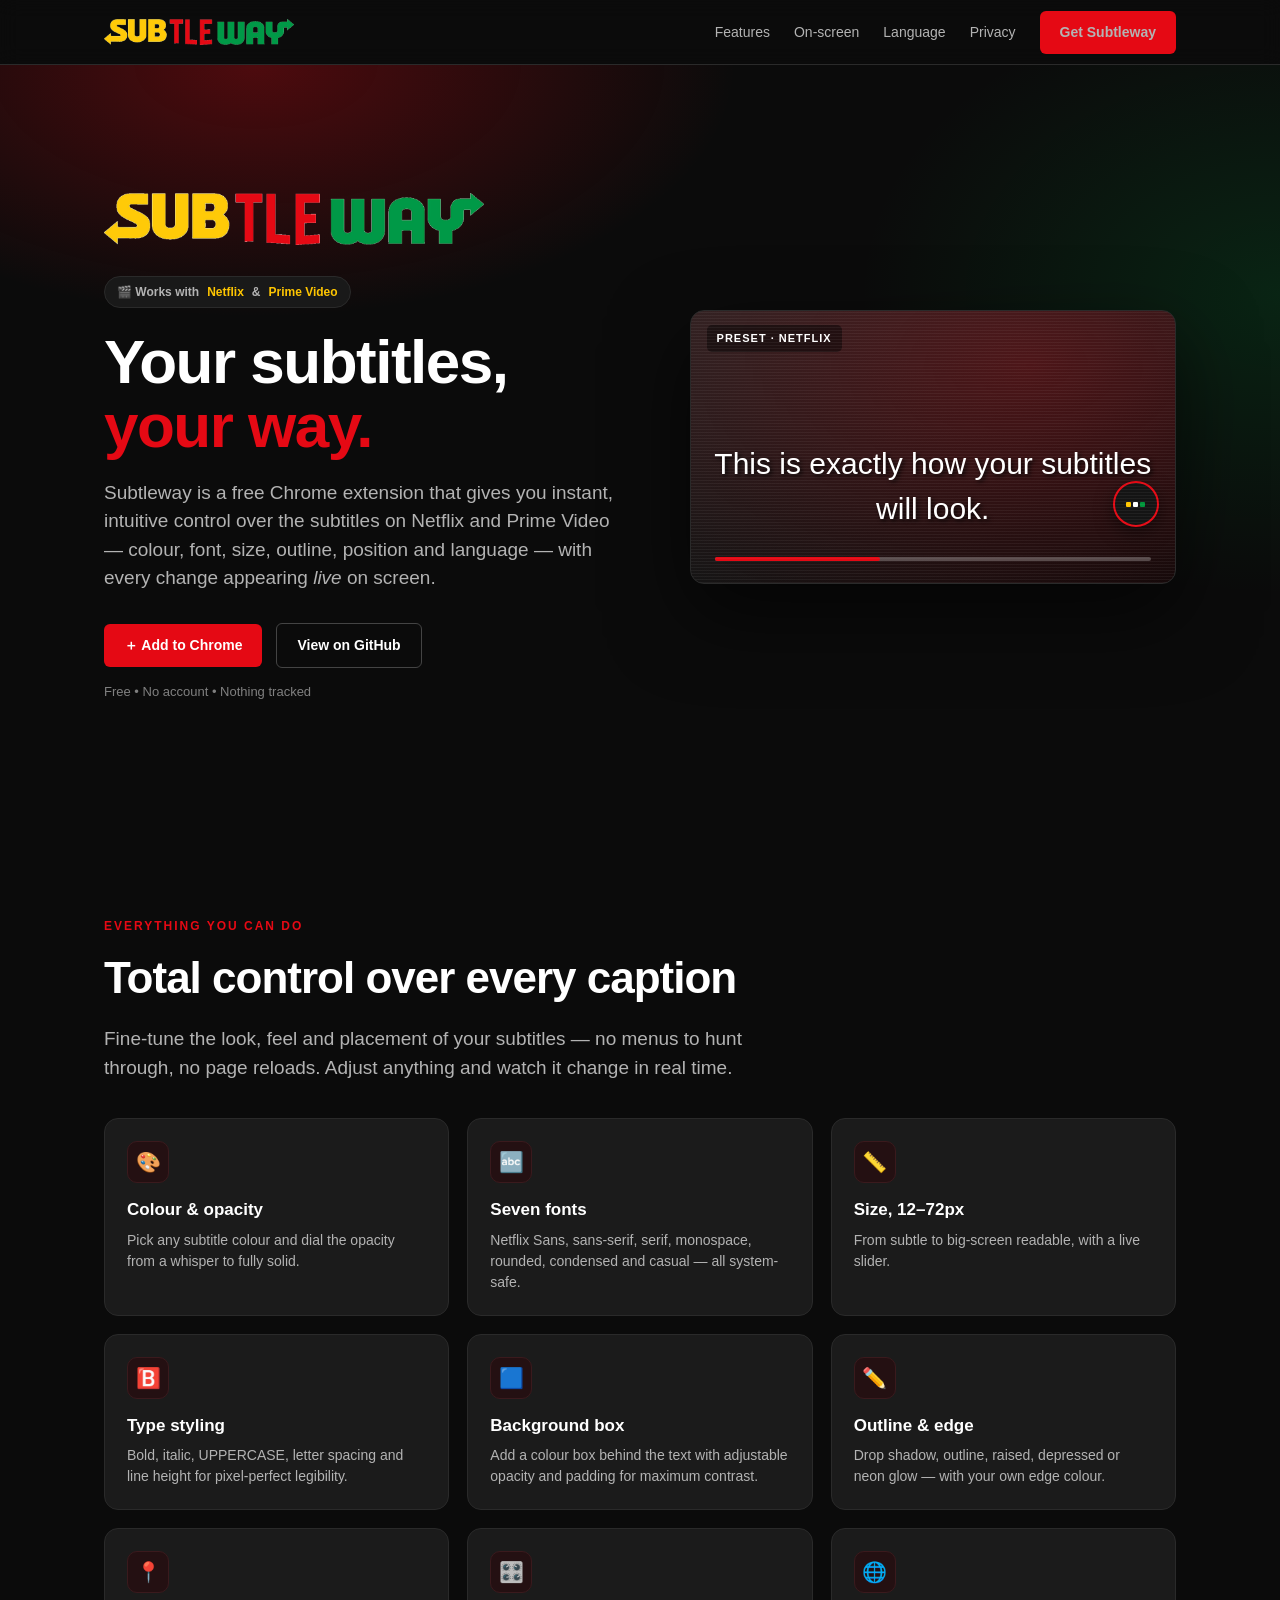
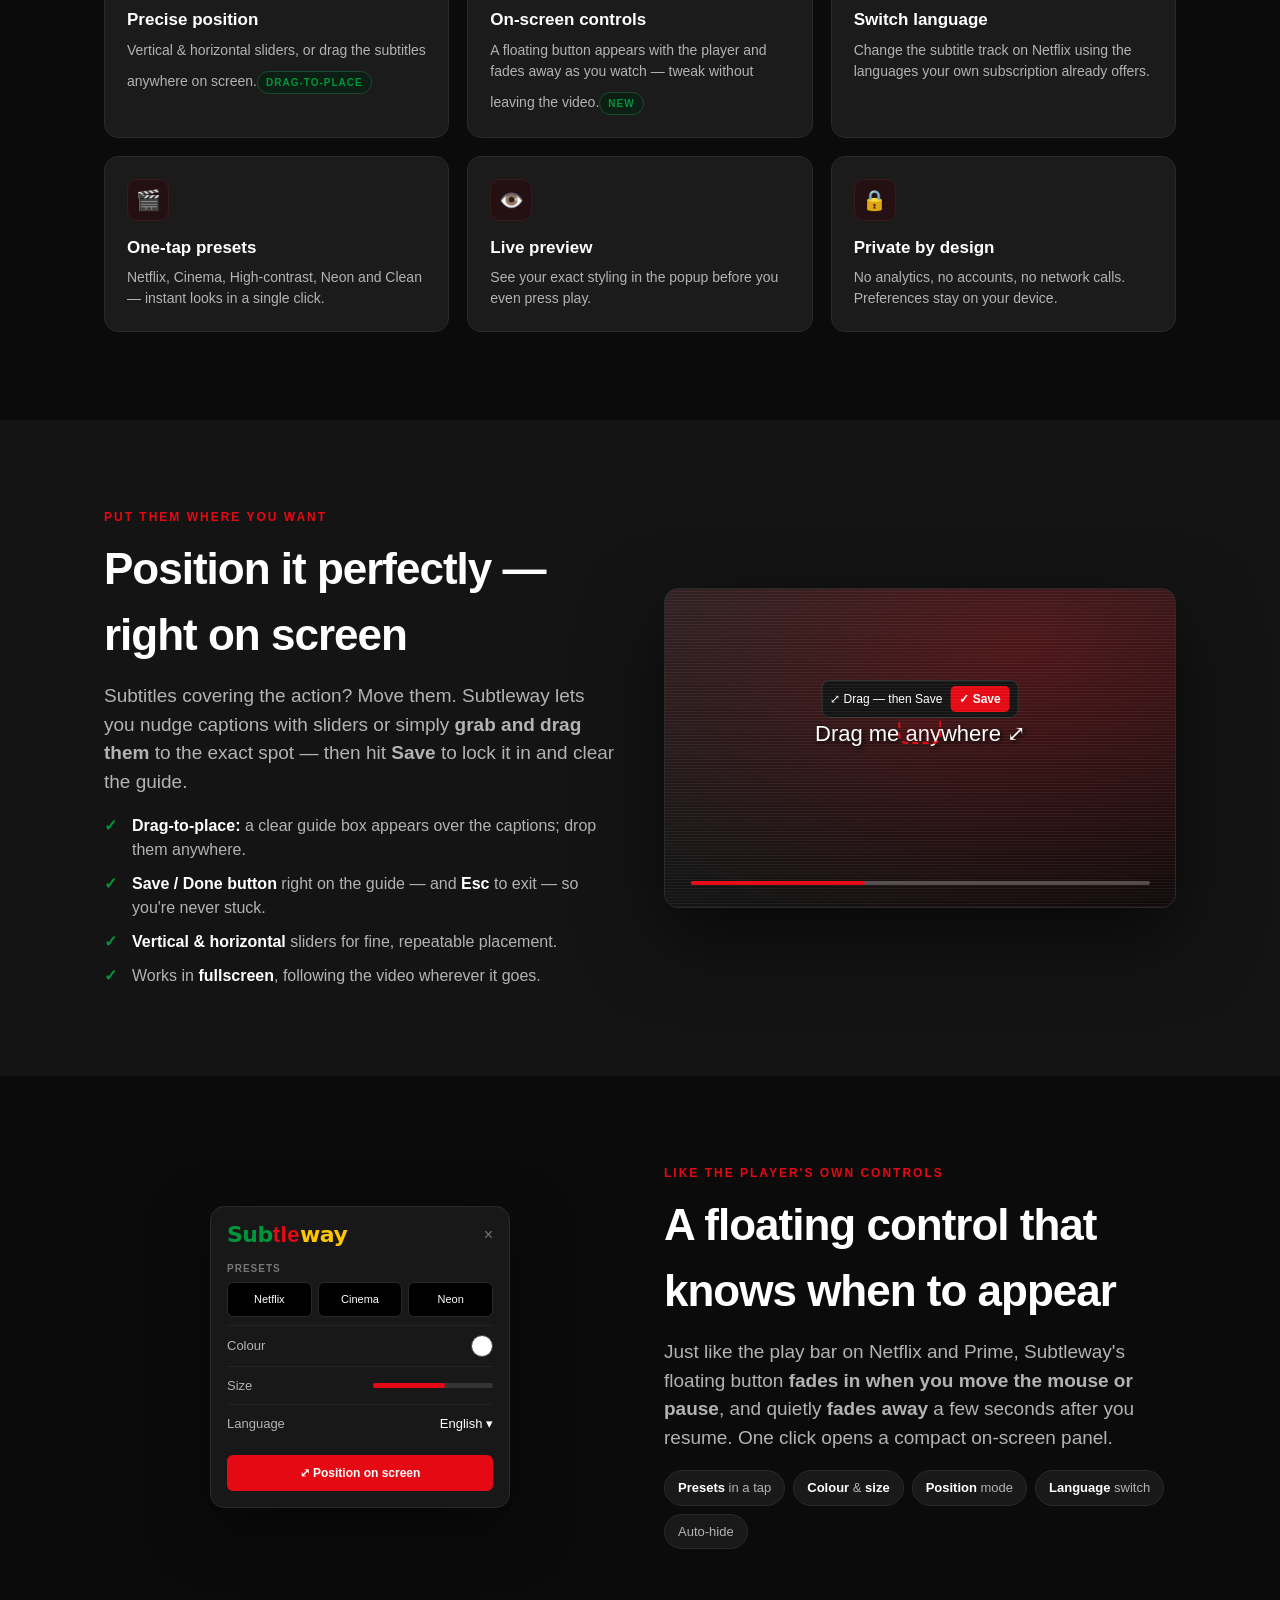
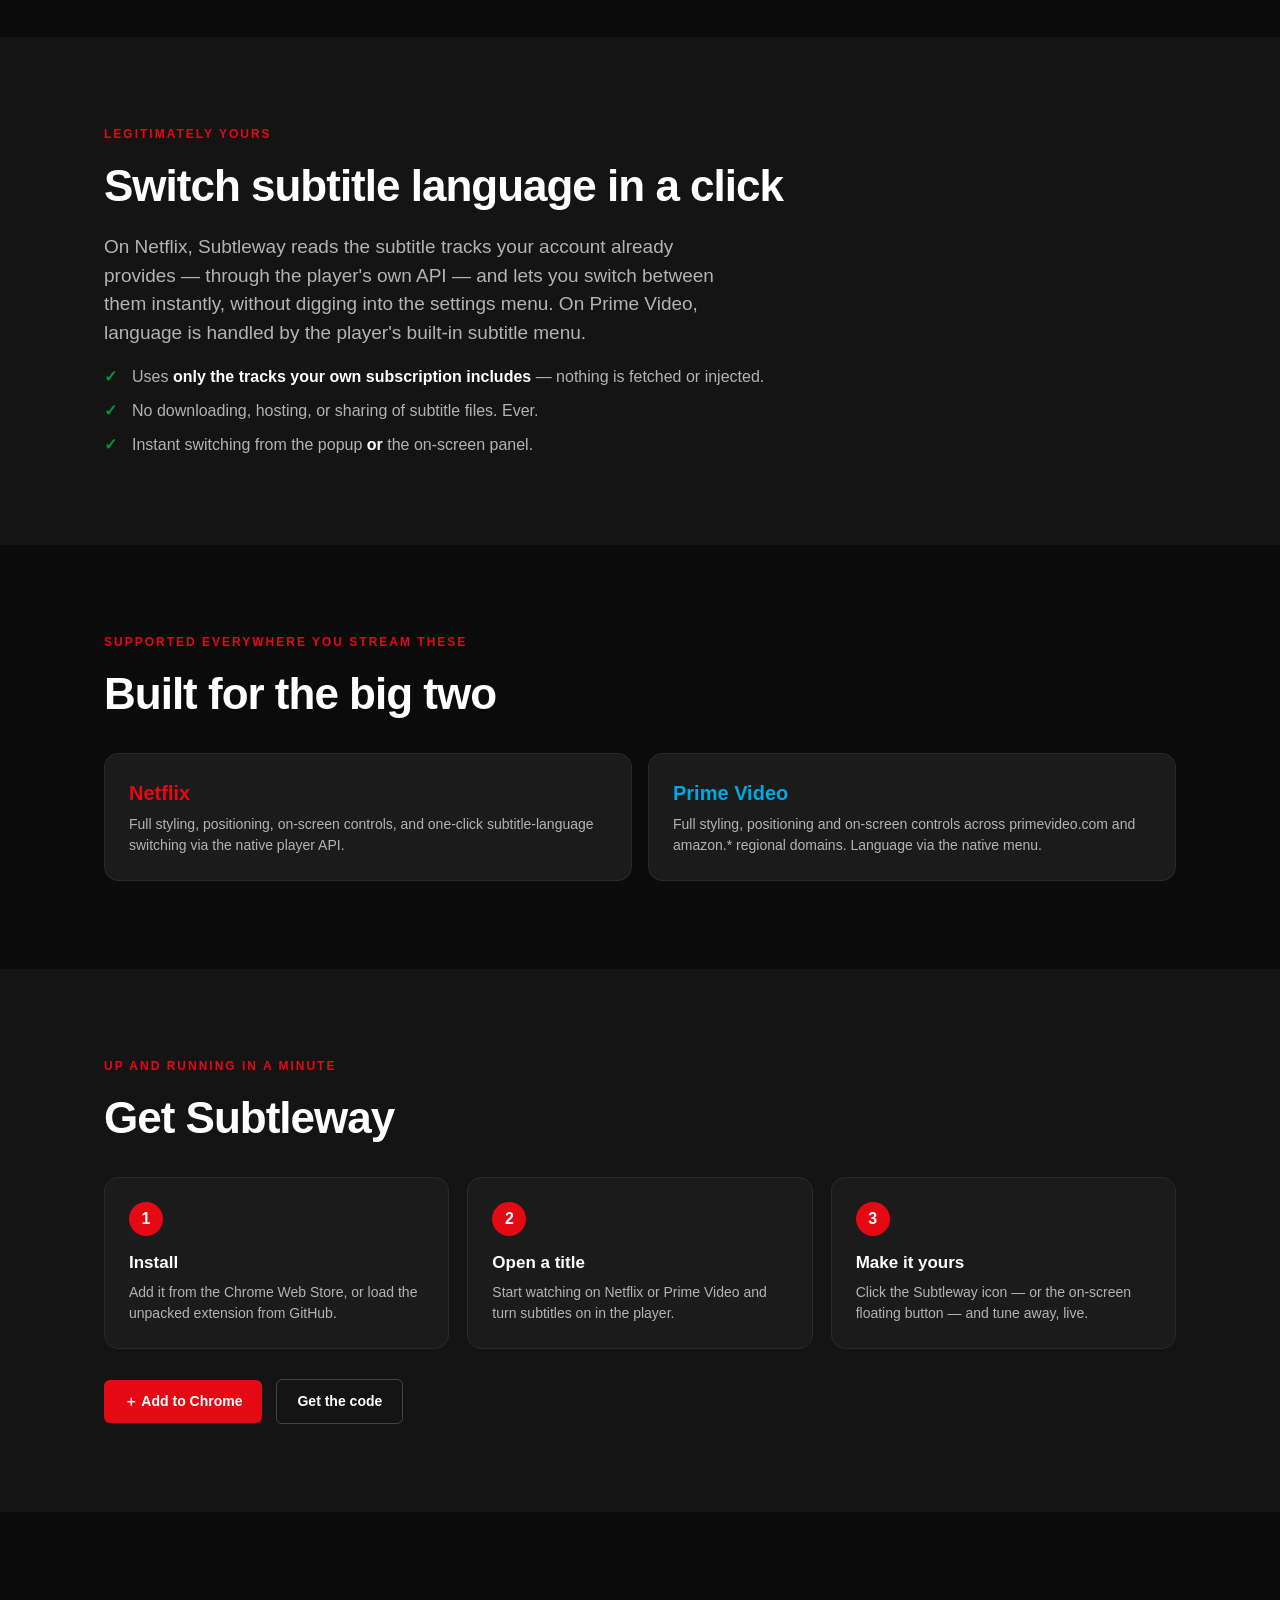
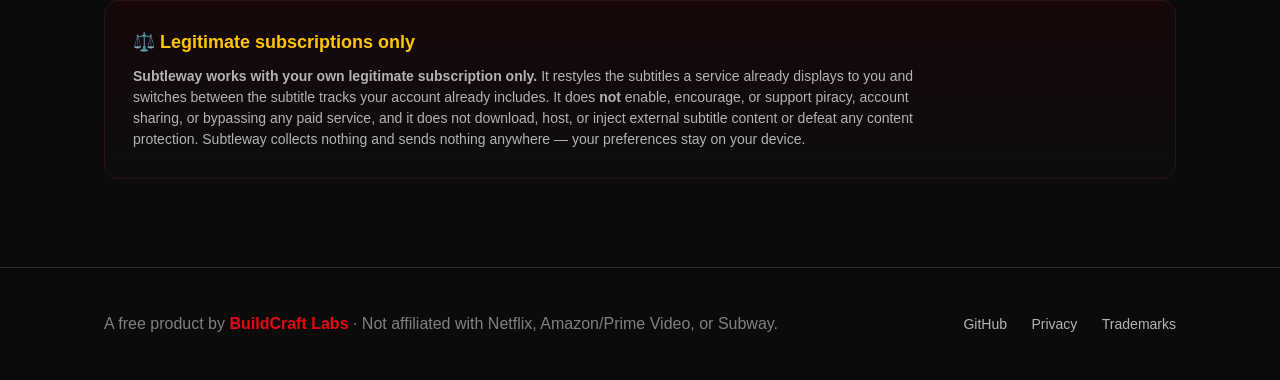
<file: docs/index.html>
<!DOCTYPE html>
<html lang="en">
<head>
<meta charset="UTF-8" />
<meta name="viewport" content="width=device-width, initial-scale=1.0" />
<title>Subtleway — Subtitle control for Netflix &amp; Prime Video</title>
<meta name="description" content="Subtleway is a free Chrome extension for live subtitle control on Netflix and Prime Video: colour, font, size, outline, position, on-screen controls and language." />
<style>
  :root{
    --red:#e50914; --red-hi:#f6121d; --green:#00963b; --gold:#ffc600;
    --bg:#0b0b0b; --bg2:#141414; --card:#1b1b1b; --line:#2a2a2a;
    --tx:#fff; --dim:#b3b3b3; --mut:#808080; --r:14px;
  }
  *{box-sizing:border-box;margin:0;padding:0}
  html{scroll-behavior:smooth}
  body{background:var(--bg);color:var(--tx);
    font-family:"Netflix Sans","Helvetica Neue",Helvetica,Arial,sans-serif;
    -webkit-font-smoothing:antialiased;line-height:1.5;overflow-x:hidden}
  a{color:inherit;text-decoration:none}
  .wrap{max-width:1120px;margin:0 auto;padding:0 24px}
  section{padding:88px 0}
  .eyebrow{color:var(--red);font-weight:800;letter-spacing:2px;font-size:12px;text-transform:uppercase}
  h2{font-size:clamp(28px,4vw,44px);font-weight:800;letter-spacing:-1px;margin:10px 0 14px}
  .lead{color:var(--dim);font-size:clamp(16px,2vw,19px);max-width:640px}

  /* Brand wordmark */
  .brand{font-weight:800;letter-spacing:-.5px;line-height:1;user-select:none}
  .brand .g{color:var(--green);font-family:"Trebuchet MS","Segoe UI",system-ui,sans-serif}
  .brand .r{color:var(--red);font-family:"Arial Narrow","Roboto Condensed",sans-serif;text-transform:lowercase;letter-spacing:.5px}
  .brand .y{color:var(--gold);font-family:"Trebuchet MS","Segoe UI",system-ui,sans-serif}

  /* Nav */
  header.nav{position:sticky;top:0;z-index:50;background:rgba(11,11,11,.82);
    backdrop-filter:blur(10px);border-bottom:1px solid var(--line)}
  .nav .wrap{display:flex;align-items:center;justify-content:space-between;height:64px}
  .nav .brand{font-size:26px}
  .nav-links{display:flex;gap:24px;align-items:center}
  .nav-links a{color:var(--dim);font-size:14px}
  .nav-links a:hover{color:#fff}
  .btn{display:inline-flex;align-items:center;gap:8px;background:var(--red);color:#fff;
    font-weight:700;padding:11px 20px;border-radius:6px;font-size:14px;border:none;cursor:pointer;transition:.15s}
  .btn:hover{background:var(--red-hi);transform:translateY(-1px)}
  .btn.ghost{background:transparent;border:1px solid #444}
  .btn.ghost:hover{border-color:#888;background:transparent}

  /* Hero */
  .hero{position:relative;padding-top:64px;overflow:hidden}
  .hero::before{content:"";position:absolute;inset:0;z-index:-1;
    background:
      radial-gradient(800px 420px at 20% 0%,rgba(229,9,20,.30),transparent 60%),
      radial-gradient(700px 500px at 100% 30%,rgba(0,150,59,.18),transparent 60%)}
  .hero .wrap{display:grid;grid-template-columns:1.05fr .95fr;gap:48px;align-items:center;padding-top:64px;padding-bottom:40px}
  .hero h1{font-size:clamp(38px,5.4vw,62px);font-weight:800;letter-spacing:-1.5px;line-height:1.04}
  .hero h1 .accent{color:var(--red)}
  .hero p.sub{color:var(--dim);font-size:19px;margin:20px 0 30px;max-width:520px}
  .cta{display:flex;gap:14px;flex-wrap:wrap;align-items:center}
  .cta .note{color:var(--mut);font-size:13px;width:100%}
  .pill{display:inline-flex;gap:8px;align-items:center;background:#191919;border:1px solid var(--line);
    color:var(--dim);font-size:12px;font-weight:600;padding:6px 12px;border-radius:999px;margin-bottom:22px}
  .pill b{color:var(--gold)}

  /* Player demo */
  .player{position:relative;aspect-ratio:16/9;border-radius:var(--r);overflow:hidden;
    border:1px solid var(--line);background:
      radial-gradient(500px 300px at 70% 20%,rgba(229,9,20,.25),transparent),
      linear-gradient(160deg,#242424,#0a0a0a);box-shadow:0 30px 80px rgba(0,0,0,.6)}
  .player::after{content:"";position:absolute;inset:0;opacity:.05;
    background:repeating-linear-gradient(0deg,#fff 0 1px,transparent 1px 3px)}
  .scrub{position:absolute;left:5%;right:5%;bottom:22px;height:4px;border-radius:4px;background:rgba(255,255,255,.25)}
  .scrub::before{content:"";position:absolute;left:0;top:0;bottom:0;width:38%;background:var(--red);border-radius:4px}
  .demo-cap{position:absolute;left:0;right:0;bottom:52px;text-align:center;padding:0 12px;transition:all .5s ease}
  .demo-cap span{display:inline;transition:all .5s ease}
  .demo-float{position:absolute;right:16px;bottom:56px;width:46px;height:46px;border-radius:50%;
    background:#141414;border:2px solid var(--red);display:flex;align-items:center;justify-content:center;
    box-shadow:0 6px 18px rgba(0,0,0,.5);animation:floatpulse 3.2s ease-in-out infinite}
  .demo-float .glyph{display:flex;gap:2px}
  .demo-float i{width:5px;height:5px;border-radius:1px;display:block}
  .demo-badge{position:absolute;left:16px;top:14px;font-size:11px;font-weight:700;letter-spacing:1px;
    color:#fff;background:rgba(0,0,0,.45);padding:5px 10px;border-radius:5px}
  @keyframes floatpulse{0%,100%{transform:translateY(0);opacity:.9}50%{transform:translateY(-4px);opacity:1}}

  /* Feature grid */
  .grid{display:grid;grid-template-columns:repeat(3,1fr);gap:18px}
  .feat{background:var(--card);border:1px solid var(--line);border-radius:var(--r);padding:22px;transition:.18s}
  .feat:hover{border-color:#3a3a3a;transform:translateY(-3px)}
  .feat .ic{width:42px;height:42px;border-radius:10px;display:flex;align-items:center;justify-content:center;
    font-size:20px;margin-bottom:14px;background:#241012;border:1px solid #3a1a1d}
  .feat h3{font-size:17px;margin-bottom:7px}
  .feat p{color:var(--dim);font-size:14px}
  .feat .tag{display:inline-block;margin-top:10px;font-size:10px;font-weight:700;letter-spacing:1px;
    color:var(--green);border:1px solid #1c4a30;background:#0d1f15;padding:3px 8px;border-radius:999px}

  /* Split deep-dives */
  .split{display:grid;grid-template-columns:1fr 1fr;gap:48px;align-items:center}
  .split.rev .txt{order:2}
  .chips{display:flex;flex-wrap:wrap;gap:8px;margin-top:18px}
  .chip{background:#191919;border:1px solid var(--line);border-radius:999px;padding:7px 13px;font-size:13px;color:var(--dim)}
  .chip b{color:#fff}
  ul.ticks{list-style:none;margin-top:18px;display:flex;flex-direction:column;gap:10px}
  ul.ticks li{position:relative;padding-left:28px;color:var(--dim)}
  ul.ticks li::before{content:"✓";position:absolute;left:0;top:0;color:var(--green);font-weight:800}
  ul.ticks li b{color:#fff}

  /* Mini popup mock */
  .mock{background:#181818;border:1px solid var(--line);border-radius:var(--r);padding:16px;box-shadow:0 20px 60px rgba(0,0,0,.5)}
  .mock .mh{display:flex;justify-content:space-between;align-items:center;margin-bottom:14px}
  .mock .mh .brand{font-size:22px}
  .swrow{display:flex;align-items:center;justify-content:space-between;padding:9px 0;border-top:1px solid #232323;font-size:13px;color:var(--dim)}
  .swrow:first-of-type{border-top:none}
  .bar{width:120px;height:5px;border-radius:5px;background:#333;position:relative}
  .bar::before{content:"";position:absolute;left:0;top:0;bottom:0;width:60%;background:var(--red);border-radius:5px}
  .dot{width:22px;height:22px;border-radius:50%;background:var(--red)}
  .presets-mock{display:flex;gap:6px;margin-top:6px}
  .presets-mock span{flex:1;text-align:center;font-size:11px;padding:8px 0;border:1px solid var(--line);border-radius:6px;background:#000}

  /* Platforms */
  .plats{display:flex;gap:16px;flex-wrap:wrap}
  .plat{flex:1;min-width:240px;background:var(--card);border:1px solid var(--line);border-radius:var(--r);padding:24px}
  .plat h3{font-size:20px;margin-bottom:6px}
  .plat p{color:var(--dim);font-size:14px}
  .plat .nf{color:var(--red)} .plat .pv{color:#00a8e1}

  /* Steps */
  .steps{display:grid;grid-template-columns:repeat(3,1fr);gap:18px;counter-reset:s}
  .step{background:var(--card);border:1px solid var(--line);border-radius:var(--r);padding:24px;position:relative}
  .step .n{width:34px;height:34px;border-radius:50%;background:var(--red);color:#fff;font-weight:800;
    display:flex;align-items:center;justify-content:center;margin-bottom:14px}
  .step h3{font-size:17px;margin-bottom:6px}
  .step p{color:var(--dim);font-size:14px}

  /* Disclaimer + footer */
  .disc{background:linear-gradient(180deg,#160709,#0d0d0d);border:1px solid #2a1416;border-radius:var(--r);padding:28px}
  .disc h3{color:var(--gold);font-size:18px;margin-bottom:10px}
  .disc p{color:var(--dim);font-size:14px;max-width:820px}
  footer{border-top:1px solid var(--line);padding:44px 0;color:var(--mut)}
  footer .wrap{display:flex;justify-content:space-between;gap:20px;flex-wrap:wrap;align-items:center}
  footer a{color:var(--dim);font-size:14px;margin-left:20px}
  footer a:hover{color:#fff}
  .credit b{color:var(--red)}

  @media(max-width:900px){
    .hero .wrap,.split,.split.rev .txt{grid-template-columns:1fr;order:0}
    .grid{grid-template-columns:1fr 1fr}
    .steps{grid-template-columns:1fr}
    .nav-links a:not(.btn){display:none}
  }
  @media(max-width:560px){.grid{grid-template-columns:1fr}}
</style>
</head>
<body>

<header class="nav">
  <div class="wrap">
    <a href="#top" aria-label="Subtleway"><img src="subtleway-logo.png" alt="Subtleway" style="height:26px;display:block" /></a>
    <nav class="nav-links">
      <a href="#features">Features</a>
      <a href="#position">On-screen</a>
      <a href="#language">Language</a>
      <a href="#privacy">Privacy</a>
      <a class="btn" href="#get">Get Subtleway</a>
    </nav>
  </div>
</header>

<!-- HERO -->
<section class="hero" id="top">
  <div class="wrap">
    <div>
      <img src="subtleway-logo.png" alt="Subtleway" style="height:52px;width:auto;max-width:100%;margin-bottom:24px" />
      <div class="pill">🎬 Works with <b>Netflix</b> &amp; <b>Prime Video</b></div>
      <h1>Your subtitles,<br><span class="accent">your way.</span></h1>
      <p class="sub">Subtleway is a free Chrome extension that gives you instant, intuitive control over the subtitles on Netflix and Prime Video — colour, font, size, outline, position and language — with every change appearing <em>live</em> on screen.</p>
      <div class="cta">
        <a class="btn" href="#get">＋ Add to Chrome</a>
        <a class="btn ghost" href="https://github.com/serverl0rd/subtleway" target="_blank" rel="noopener">View on GitHub</a>
        <span class="note">Free • No account • Nothing tracked</span>
      </div>
    </div>

    <!-- Live-ish player demo -->
    <div class="player" aria-hidden="true">
      <div class="demo-badge" id="demoName">PRESET · NETFLIX</div>
      <div class="demo-cap"><span id="demoCap">This is exactly how your subtitles will look.</span></div>
      <div class="demo-float" title="Subtleway floating control">
        <div class="glyph"><i style="background:#ffc600"></i><i style="background:#fff"></i><i style="background:#00963b"></i></div>
      </div>
      <div class="scrub"></div>
    </div>
  </div>
</section>

<!-- FEATURES -->
<section id="features">
  <div class="wrap">
    <div class="eyebrow">Everything you can do</div>
    <h2>Total control over every caption</h2>
    <p class="lead">Fine-tune the look, feel and placement of your subtitles — no menus to hunt through, no page reloads. Adjust anything and watch it change in real time.</p>

    <div class="grid" style="margin-top:36px">
      <div class="feat"><div class="ic">🎨</div><h3>Colour &amp; opacity</h3><p>Pick any subtitle colour and dial the opacity from a whisper to fully solid.</p></div>
      <div class="feat"><div class="ic">🔤</div><h3>Seven fonts</h3><p>Netflix Sans, sans-serif, serif, monospace, rounded, condensed and casual — all system-safe.</p></div>
      <div class="feat"><div class="ic">📏</div><h3>Size, 12–72px</h3><p>From subtle to big-screen readable, with a live slider.</p></div>
      <div class="feat"><div class="ic">🅱️</div><h3>Type styling</h3><p>Bold, italic, UPPERCASE, letter spacing and line height for pixel-perfect legibility.</p></div>
      <div class="feat"><div class="ic">🟦</div><h3>Background box</h3><p>Add a colour box behind the text with adjustable opacity and padding for maximum contrast.</p></div>
      <div class="feat"><div class="ic">✏️</div><h3>Outline &amp; edge</h3><p>Drop shadow, outline, raised, depressed or neon glow — with your own edge colour.</p></div>
      <div class="feat"><div class="ic">📍</div><h3>Precise position</h3><p>Vertical &amp; horizontal sliders, or drag the subtitles anywhere on screen.<span class="tag">DRAG-TO-PLACE</span></p></div>
      <div class="feat"><div class="ic">🎛️</div><h3>On-screen controls</h3><p>A floating button appears with the player and fades away as you watch — tweak without leaving the video.<span class="tag">NEW</span></p></div>
      <div class="feat"><div class="ic">🌐</div><h3>Switch language</h3><p>Change the subtitle track on Netflix using the languages your own subscription already offers.</p></div>
      <div class="feat"><div class="ic">🎬</div><h3>One-tap presets</h3><p>Netflix, Cinema, High-contrast, Neon and Clean — instant looks in a single click.</p></div>
      <div class="feat"><div class="ic">👁️</div><h3>Live preview</h3><p>See your exact styling in the popup before you even press play.</p></div>
      <div class="feat"><div class="ic">🔒</div><h3>Private by design</h3><p>No analytics, no accounts, no network calls. Preferences stay on your device.</p></div>
    </div>
  </div>
</section>

<!-- POSITION / ON-SCREEN -->
<section id="position" style="background:var(--bg2)">
  <div class="wrap">
    <div class="split">
      <div class="txt">
        <div class="eyebrow">Put them where you want</div>
        <h2>Position it perfectly — right on screen</h2>
        <p class="lead">Subtitles covering the action? Move them. Subtleway lets you nudge captions with sliders or simply <b>grab and drag them</b> to the exact spot — then hit <b>Save</b> to lock it in and clear the guide.</p>
        <ul class="ticks">
          <li><b>Drag-to-place:</b> a clear guide box appears over the captions; drop them anywhere.</li>
          <li><b>Save / Done button</b> right on the guide — and <b>Esc</b> to exit — so you're never stuck.</li>
          <li><b>Vertical &amp; horizontal</b> sliders for fine, repeatable placement.</li>
          <li>Works in <b>fullscreen</b>, following the video wherever it goes.</li>
        </ul>
      </div>
      <div class="player" style="aspect-ratio:16/10" aria-hidden="true">
        <div class="demo-cap" style="bottom:auto;top:40%">
          <span style="color:#fff;font-size:22px;text-shadow:2px 2px 4px #000">Drag me anywhere ⤢</span>
        </div>
        <div style="position:absolute;left:50%;top:38%;transform:translateX(-50%);
          border:2px dashed var(--red);border-radius:8px;padding:6px 18px;color:#fff;font-size:12px;
          background:rgba(229,9,20,.08)">
          <span style="position:absolute;top:-32px;left:50%;transform:translateX(-50%);white-space:nowrap;
            background:#141414;border:1px solid #333;padding:5px 8px;border-radius:8px;display:flex;gap:8px;align-items:center">
            ⤢ Drag — then Save
            <b style="background:var(--red);color:#fff;padding:4px 9px;border-radius:5px">✓ Save</b>
          </span>
          &nbsp;
        </div>
        <div class="scrub"></div>
      </div>
    </div>
  </div>
</section>

<!-- FLOATING CONTROL -->
<section>
  <div class="wrap">
    <div class="split rev">
      <div class="txt">
        <div class="eyebrow">Like the player's own controls</div>
        <h2>A floating control that knows when to appear</h2>
        <p class="lead">Just like the play bar on Netflix and Prime, Subtleway's floating button <b>fades in when you move the mouse or pause</b>, and quietly <b>fades away</b> a few seconds after you resume. One click opens a compact on-screen panel.</p>
        <div class="chips">
          <span class="chip"><b>Presets</b> in a tap</span>
          <span class="chip"><b>Colour</b> &amp; <b>size</b></span>
          <span class="chip"><b>Position</b> mode</span>
          <span class="chip"><b>Language</b> switch</span>
          <span class="chip">Auto-hide</span>
        </div>
      </div>
      <div style="display:flex;justify-content:center">
        <div class="mock" style="width:300px">
          <div class="mh"><span class="brand" style="font-size:22px"><span class="g">Sub</span><span class="r">tle</span><span class="y">way</span></span><span style="color:#777">×</span></div>
          <div style="font-size:10px;letter-spacing:1px;color:#777;font-weight:700;margin-bottom:6px">PRESETS</div>
          <div class="presets-mock"><span>Netflix</span><span>Cinema</span><span>Neon</span></div>
          <div class="swrow" style="margin-top:8px"><span>Colour</span><span class="dot" style="background:#fff;border:1px solid #444"></span></div>
          <div class="swrow"><span>Size</span><span class="bar"></span></div>
          <div class="swrow"><span>Language</span><span style="color:#fff">English ▾</span></div>
          <div style="display:flex;gap:8px;margin-top:12px">
            <span style="flex:1;text-align:center;background:var(--red);color:#fff;font-weight:700;font-size:12px;padding:9px;border-radius:6px">⤢ Position on screen</span>
          </div>
        </div>
      </div>
    </div>
  </div>
</section>

<!-- LANGUAGE -->
<section id="language" style="background:var(--bg2)">
  <div class="wrap">
    <div class="eyebrow">Legitimately yours</div>
    <h2>Switch subtitle language in a click</h2>
    <p class="lead">On Netflix, Subtleway reads the subtitle tracks your account already provides — through the player's own API — and lets you switch between them instantly, without digging into the settings menu. On Prime Video, language is handled by the player's built-in subtitle menu.</p>
    <ul class="ticks" style="max-width:720px">
      <li>Uses <b>only the tracks your own subscription includes</b> — nothing is fetched or injected.</li>
      <li>No downloading, hosting, or sharing of subtitle files. Ever.</li>
      <li>Instant switching from the popup <b>or</b> the on-screen panel.</li>
    </ul>
  </div>
</section>

<!-- PLATFORMS -->
<section>
  <div class="wrap">
    <div class="eyebrow">Supported everywhere you stream these</div>
    <h2>Built for the big two</h2>
    <div class="plats" style="margin-top:26px">
      <div class="plat"><h3 class="nf">Netflix</h3><p>Full styling, positioning, on-screen controls, and one-click subtitle-language switching via the native player API.</p></div>
      <div class="plat"><h3 class="pv">Prime Video</h3><p>Full styling, positioning and on-screen controls across primevideo.com and amazon.* regional domains. Language via the native menu.</p></div>
    </div>
  </div>
</section>

<!-- HOW / GET -->
<section id="get" style="background:var(--bg2)">
  <div class="wrap">
    <div class="eyebrow">Up and running in a minute</div>
    <h2>Get Subtleway</h2>
    <div class="steps" style="margin-top:26px">
      <div class="step"><div class="n">1</div><h3>Install</h3><p>Add it from the Chrome Web Store, or load the unpacked extension from GitHub.</p></div>
      <div class="step"><div class="n">2</div><h3>Open a title</h3><p>Start watching on Netflix or Prime Video and turn subtitles on in the player.</p></div>
      <div class="step"><div class="n">3</div><h3>Make it yours</h3><p>Click the Subtleway icon — or the on-screen floating button — and tune away, live.</p></div>
    </div>
    <div class="cta" style="margin-top:30px">
      <a class="btn" href="https://github.com/serverl0rd/subtleway" target="_blank" rel="noopener">＋ Add to Chrome</a>
      <a class="btn ghost" href="https://github.com/serverl0rd/subtleway" target="_blank" rel="noopener">Get the code</a>
    </div>
  </div>
</section>

<!-- DISCLAIMER / PRIVACY -->
<section id="privacy">
  <div class="wrap">
    <div class="disc">
      <h3>⚖️ Legitimate subscriptions only</h3>
      <p><b>Subtleway works with your own legitimate subscription only.</b> It restyles the subtitles a service already displays to you and switches between the subtitle tracks your account already includes. It does <b>not</b> enable, encourage, or support piracy, account sharing, or bypassing any paid service, and it does not download, host, or inject external subtitle content or defeat any content protection. Subtleway collects nothing and sends nothing anywhere — your preferences stay on your device.</p>
    </div>
  </div>
</section>

<footer>
  <div class="wrap">
    <div class="credit">A free product by <b>BuildCraft&nbsp;Labs</b> · Not affiliated with Netflix, Amazon/Prime Video, or Subway.</div>
    <div>
      <a href="https://github.com/serverl0rd/subtleway" target="_blank" rel="noopener">GitHub</a>
      <a href="https://github.com/serverl0rd/subtleway/blob/main/PRIVACY.md" target="_blank" rel="noopener">Privacy</a>
      <a href="https://github.com/serverl0rd/subtleway/blob/main/TRADEMARKS.md" target="_blank" rel="noopener">Trademarks</a>
    </div>
  </div>
</footer>

<script>
  // Cycle the hero demo caption through the real presets to show the range.
  var PRESETS = [
    {name:'NETFLIX', text:'This is exactly how your subtitles will look.',
     css:{color:'#fff',fontFamily:'"Netflix Sans",Arial,sans-serif',fontSize:'30px',fontWeight:'400',
          textShadow:'2px 2px 4px rgba(0,0,0,.9)',background:'transparent',padding:'0'}},
    {name:'CINEMA', text:'Every word, in warm cinema gold.',
     css:{color:'#f5c518',fontFamily:'Georgia,serif',fontSize:'32px',fontWeight:'400',letterSpacing:'.3px',
          textShadow:'-1.5px -1.5px 0 #000,1.5px -1.5px 0 #000,-1.5px 1.5px 0 #000,1.5px 1.5px 0 #000',background:'transparent',padding:'0'}},
    {name:'HIGH CONTRAST', text:'Maximum readability, on a solid box.',
     css:{color:'#fff',fontFamily:'Arial,sans-serif',fontSize:'30px',fontWeight:'700',
          textShadow:'none',background:'rgba(0,0,0,.95)',padding:'4px 14px'}},
    {name:'NEON', text:'Glowing, bold and unmistakable.',
     css:{color:'#39ff14',fontFamily:'"Trebuchet MS",sans-serif',fontSize:'32px',fontWeight:'700',
          textShadow:'0 0 6px #00b3ff,0 0 12px #00b3ff,0 0 20px #00b3ff',background:'transparent',padding:'0'}},
    {name:'CLEAN', text:'Simple. Crisp. Out of the way.',
     css:{color:'#fff',fontFamily:'Arial,sans-serif',fontSize:'28px',fontWeight:'400',
          textShadow:'none',background:'transparent',padding:'0'}}
  ];
  var i=0, cap=document.getElementById('demoCap'), name=document.getElementById('demoName');
  function applyPreset(p){
    cap.textContent=p.text;
    var s=cap.style;
    s.color=p.css.color;s.fontFamily=p.css.fontFamily;s.fontSize=p.css.fontSize;
    s.fontWeight=p.css.fontWeight;s.letterSpacing=p.css.letterSpacing||'0';
    s.textShadow=p.css.textShadow;s.background=p.css.background;s.padding=p.css.padding;
    s.borderRadius='4px';
    name.textContent='PRESET · '+p.name;
  }
  applyPreset(PRESETS[0]);
  setInterval(function(){ i=(i+1)%PRESETS.length; applyPreset(PRESETS[i]); }, 2600);
</script>
</body>
</html>
</file>
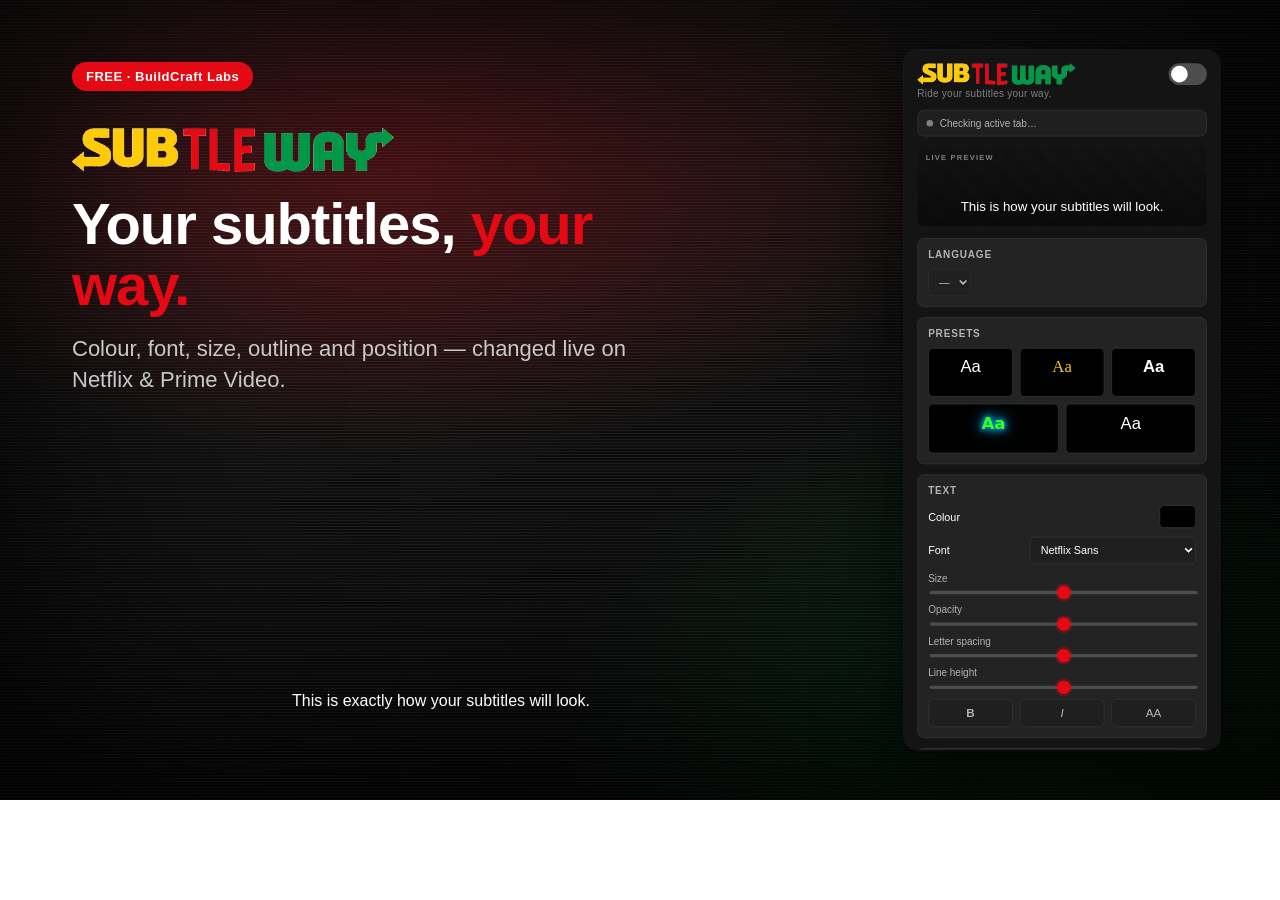
<file: store/promo.html>
<!DOCTYPE html>
<html lang="en">
<head>
  <meta charset="UTF-8" />
  <style>
    * { box-sizing: border-box; margin: 0; padding: 0; }
    html, body { width: 1280px; height: 800px; overflow: hidden; }
    body {
      font-family: "Netflix Sans", "Helvetica Neue", Helvetica, Arial, sans-serif;
      color: #fff;
      position: relative;
    }
    /* Cinematic backdrop */
    .scene {
      position: absolute; inset: 0;
      background:
        radial-gradient(1000px 500px at 30% 20%, rgba(229,9,20,0.28), transparent 60%),
        radial-gradient(900px 600px at 85% 90%, rgba(0,150,59,0.22), transparent 60%),
        linear-gradient(160deg, #1a1a1a 0%, #0c0c0c 60%, #000 100%);
    }
    .scene::after { /* subtle film grain / scanlines */
      content: ""; position: absolute; inset: 0; opacity: 0.06;
      background: repeating-linear-gradient(0deg, #fff 0 1px, transparent 1px 3px);
    }
    .vignette { position: absolute; inset: 0; box-shadow: inset 0 0 240px 60px rgba(0,0,0,0.8); }

    .headline {
      position: absolute; left: 72px; top: 128px; max-width: 560px; z-index: 3;
    }
    .brand {
      font-size: 40px; font-weight: 800; letter-spacing: -0.5px; margin-bottom: 22px;
    }
    .brand .sub, .brand .way { font-family: "Trebuchet MS","Segoe UI",system-ui,sans-serif; font-weight: 800; }
    .brand .sub { color: #00963b; }
    .brand .way { color: #ffc600; }
    .brand .tle { color: #e50914; font-family: "Arial Narrow","Roboto Condensed",sans-serif; text-transform: lowercase; letter-spacing: 1px; }
    .headline h1 { font-size: 58px; line-height: 1.05; font-weight: 800; letter-spacing: -1px; }
    .headline h1 .accent { color: #e50914; }
    .headline p { margin-top: 18px; font-size: 22px; color: #c9c9c9; line-height: 1.4; }

    /* Sample caption sitting in the "scene" like real subtitles */
    .caption-stage {
      position: absolute; left: 72px; right: 470px; bottom: 90px; text-align: center; z-index: 3;
    }
    .caption { display: inline; }

    /* Floating popup panel */
    .panel-wrap {
      position: absolute; right: 60px; top: 50%; transform: translateY(-50%);
      width: 316px; height: 700px; overflow: hidden;
      border-radius: 14px; z-index: 4;
      box-shadow: 0 30px 80px rgba(0,0,0,0.7), 0 0 0 1px rgba(255,255,255,0.06);
    }
    .panel-wrap iframe {
      width: 380px; height: 1543px; border: 0;
      transform: scale(0.832); transform-origin: top left;
    }
    .badge {
      position: absolute; left: 72px; top: 62px; z-index: 5;
      background: #e50914; color: #fff; font-weight: 700; font-size: 13px;
      padding: 7px 14px; border-radius: 999px; letter-spacing: 0.5px;
      display: inline-block;
    }
  </style>
</head>
<body>
  <div class="scene"></div>
  <div class="vignette"></div>

  <div class="headline">
    <img src="../assets/logo/wordmark.png" alt="Subtleway" style="height:44px;width:auto;display:block;margin-bottom:22px" />
    <h1 id="hl">Your subtitles, <span class="accent">your way.</span></h1>
    <p id="sub">Colour, font, size, outline and position — changed live on Netflix &amp; Prime Video.</p>
  </div>

  <div class="badge">FREE · BuildCraft Labs</div>

  <div class="caption-stage">
    <span class="caption" id="caption">This is exactly how your subtitles will look.</span>
  </div>

  <div class="panel-wrap">
    <iframe src="../src/popup/popup.html"></iframe>
  </div>
</body>
</html>
</file>
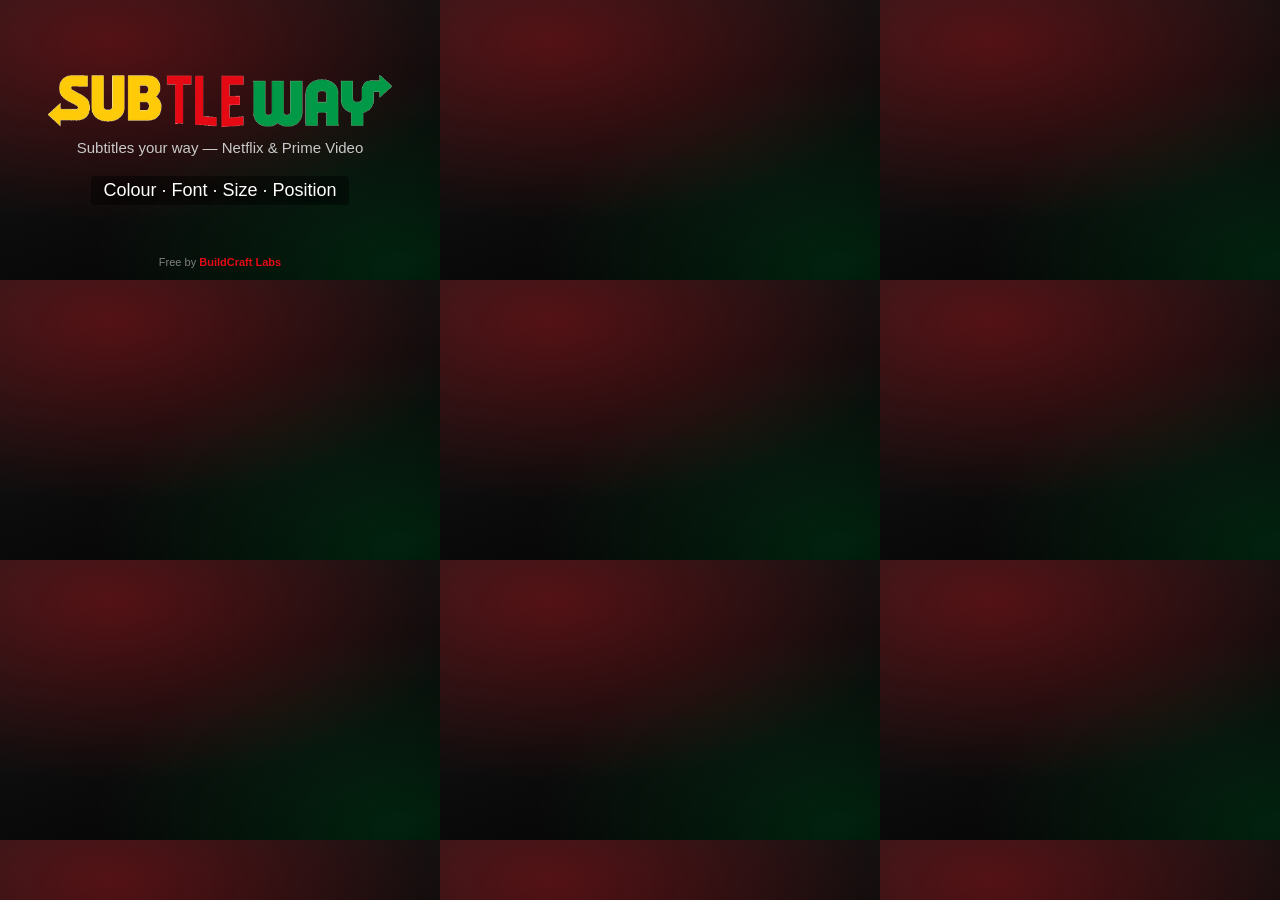
<file: store/tile.html>
<!DOCTYPE html>
<html lang="en">
<head>
  <meta charset="UTF-8" />
  <style>
    * { box-sizing: border-box; margin: 0; padding: 0; }
    html, body { width: 440px; height: 280px; overflow: hidden; }
    body {
      font-family: "Netflix Sans","Helvetica Neue",Helvetica,Arial,sans-serif;
      color: #fff; position: relative;
      background:
        radial-gradient(600px 300px at 25% 15%, rgba(229,9,20,0.30), transparent 60%),
        radial-gradient(500px 320px at 90% 95%, rgba(0,150,59,0.22), transparent 60%),
        linear-gradient(160deg, #1a1a1a, #000);
      display: flex; flex-direction: column; align-items: center; justify-content: center;
    }
    .brand { font-size: 44px; font-weight: 800; letter-spacing: -0.5px; }
    .brand .sub, .brand .way { font-family: "Trebuchet MS","Segoe UI",system-ui,sans-serif; font-weight: 800; }
    .brand .sub { color: #00963b; }
    .brand .way { color: #ffc600; }
    .brand .tle { color: #e50914; font-family: "Arial Narrow","Roboto Condensed",sans-serif; text-transform: lowercase; letter-spacing: 1px; }
    .tag { margin-top: 12px; font-size: 15px; color: #c9c9c9; }
    .caption {
      margin-top: 20px; font-size: 18px; color: #fff;
      text-shadow: 2px 2px 4px rgba(0,0,0,0.9);
      background: rgba(0,0,0,0.45); padding: 4px 12px; border-radius: 4px;
    }
    .credit { position: absolute; bottom: 12px; font-size: 11px; color: #808080; }
    .credit b { color: #e50914; }
  </style>
</head>
<body>
  <img src="../assets/logo/wordmark.png" alt="Subtleway" style="height:52px;width:auto;max-width:78%" />
  <div class="tag">Subtitles your way — Netflix &amp; Prime Video</div>
  <div class="caption">Colour · Font · Size · Position</div>
  <div class="credit">Free by <b>BuildCraft Labs</b></div>
</body>
</html>
</file>
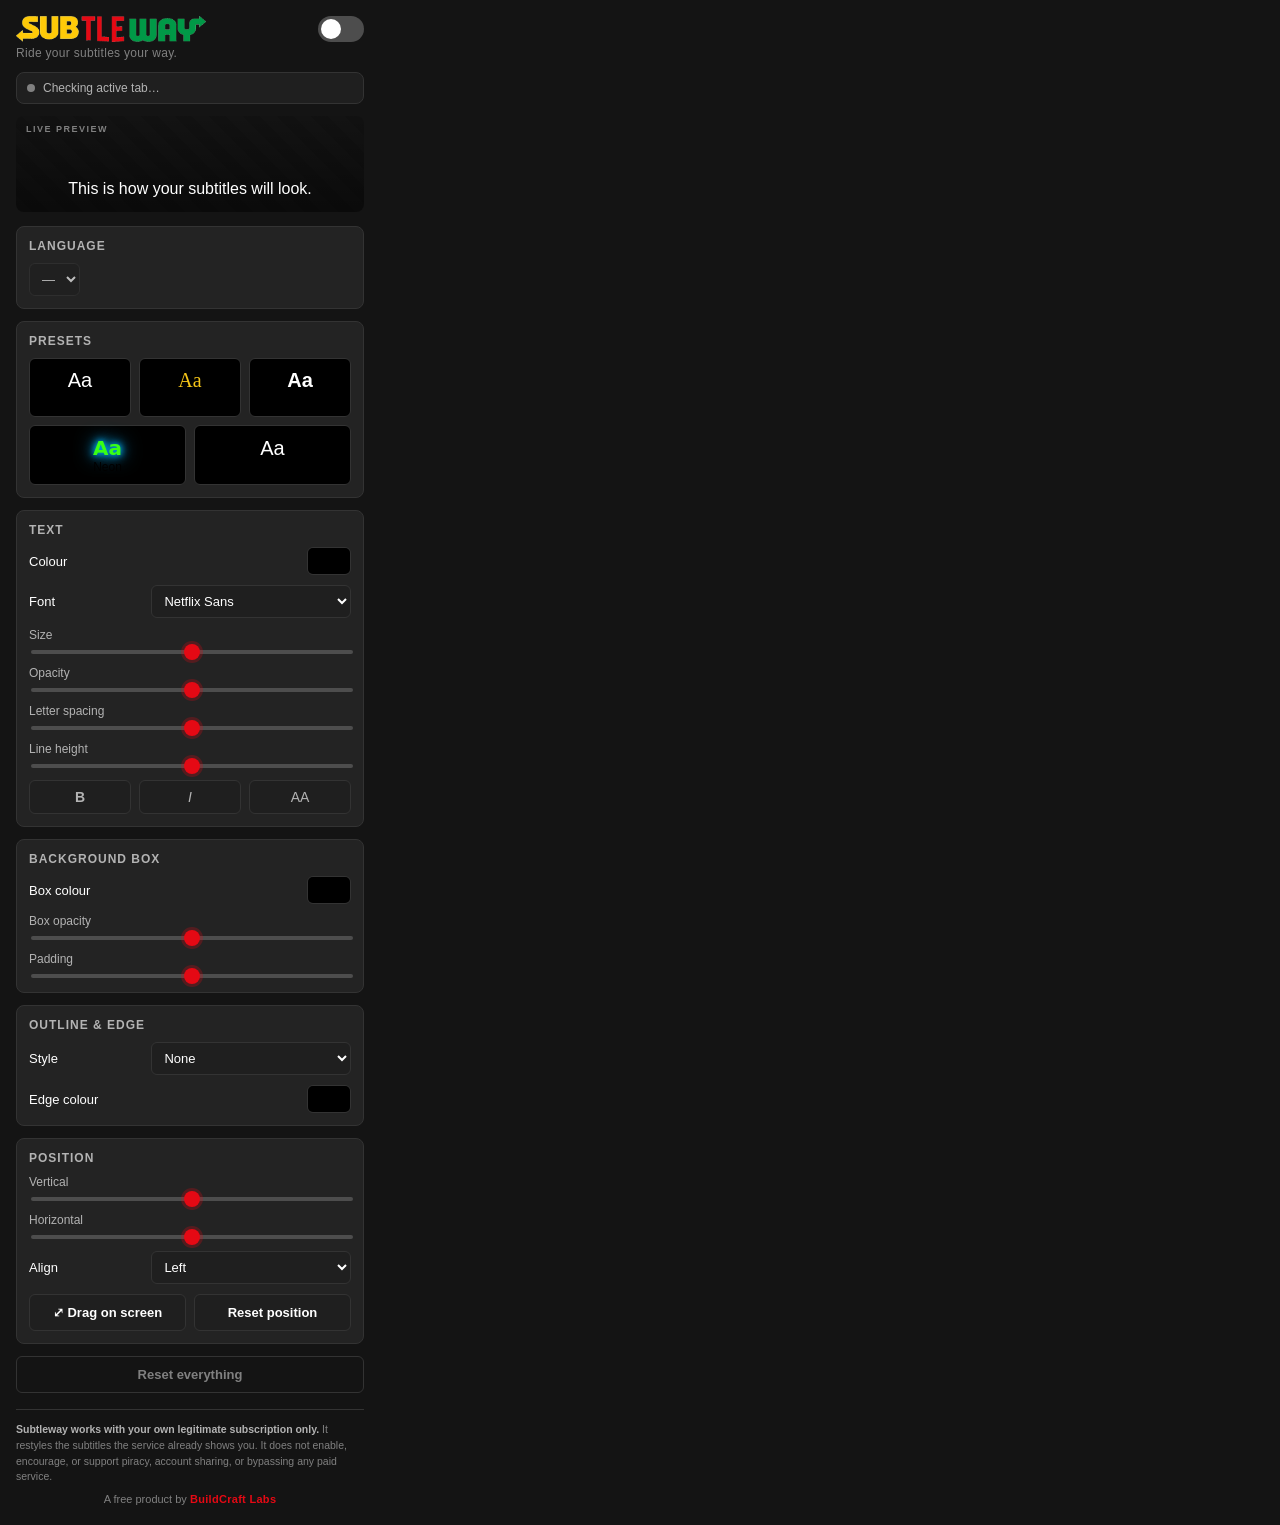
<file: src/popup/popup.html>
<!DOCTYPE html>
<html lang="en">
<head>
  <meta charset="UTF-8" />
  <meta name="viewport" content="width=device-width, initial-scale=1.0" />
  <title>Subtleway</title>
  <link rel="stylesheet" href="popup.css" />
</head>
<body>
  <div class="app">
    <!-- Header -->
    <header class="header">
      <img class="brand-logo" src="../../assets/logo/wordmark.png" alt="Subtleway" />
      <label class="master-toggle" title="Enable Subtleway">
        <input type="checkbox" id="enabled" />
        <span class="switch"></span>
      </label>
    </header>

    <p class="tagline">Ride your subtitles your way.</p>

    <!-- Live status -->
    <div class="status" id="status">
      <span class="dot" id="statusDot"></span>
      <span id="statusText">Checking active tab…</span>
    </div>

    <!-- Live preview -->
    <div class="preview" id="previewStage">
      <div class="preview-label">LIVE PREVIEW</div>
      <div class="preview-caption"><span id="previewText">This is how your subtitles will look.</span></div>
    </div>

    <!-- Language / track -->
    <section class="card" id="languageCard">
      <div class="card-head">
        <h2>Language</h2>
        <span class="card-note" id="langNote"></span>
      </div>
      <select id="trackSelect" class="control-select" disabled>
        <option>—</option>
      </select>
    </section>

    <!-- Presets -->
    <section class="card">
      <div class="card-head"><h2>Presets</h2></div>
      <div class="presets" id="presets"></div>
    </section>

    <!-- Text -->
    <section class="card">
      <div class="card-head"><h2>Text</h2></div>

      <div class="row">
        <label for="color">Colour</label>
        <div class="color-wrap"><input type="color" id="color" /></div>
      </div>

      <div class="row">
        <label for="fontFamily">Font</label>
        <select id="fontFamily" class="control-select"></select>
      </div>

      <div class="row slider">
        <label for="fontSizePx">Size <b id="fontSizePxVal"></b></label>
        <input type="range" id="fontSizePx" min="12" max="72" step="1" />
      </div>

      <div class="row slider">
        <label for="opacity">Opacity <b id="opacityVal"></b></label>
        <input type="range" id="opacity" min="10" max="100" step="1" />
      </div>

      <div class="row slider">
        <label for="letterSpacing">Letter spacing <b id="letterSpacingVal"></b></label>
        <input type="range" id="letterSpacing" min="-2" max="8" step="0.5" />
      </div>

      <div class="row slider">
        <label for="lineHeight">Line height <b id="lineHeightVal"></b></label>
        <input type="range" id="lineHeight" min="1" max="2.2" step="0.05" />
      </div>

      <div class="chips">
        <button class="chip" id="bold" data-flag="bold"><b>B</b></button>
        <button class="chip" id="italic" data-flag="italic"><i>I</i></button>
        <button class="chip" id="uppercase" data-flag="uppercase">AA</button>
      </div>
    </section>

    <!-- Background -->
    <section class="card">
      <div class="card-head"><h2>Background box</h2></div>
      <div class="row">
        <label for="boxColor">Box colour</label>
        <div class="color-wrap"><input type="color" id="boxColor" /></div>
      </div>
      <div class="row slider">
        <label for="boxOpacity">Box opacity <b id="boxOpacityVal"></b></label>
        <input type="range" id="boxOpacity" min="0" max="100" step="1" />
      </div>
      <div class="row slider">
        <label for="boxPaddingX">Padding <b id="boxPaddingXVal"></b></label>
        <input type="range" id="boxPaddingX" min="0" max="40" step="1" />
      </div>
    </section>

    <!-- Edge -->
    <section class="card">
      <div class="card-head"><h2>Outline &amp; edge</h2></div>
      <div class="row">
        <label for="edgeStyle">Style</label>
        <select id="edgeStyle" class="control-select">
          <option value="none">None</option>
          <option value="dropshadow">Drop shadow</option>
          <option value="outline">Outline</option>
          <option value="raised">Raised</option>
          <option value="depressed">Depressed</option>
          <option value="glow">Glow</option>
        </select>
      </div>
      <div class="row">
        <label for="edgeColor">Edge colour</label>
        <div class="color-wrap"><input type="color" id="edgeColor" /></div>
      </div>
    </section>

    <!-- Position -->
    <section class="card">
      <div class="card-head"><h2>Position</h2></div>
      <div class="row slider">
        <label for="offsetY">Vertical <b id="offsetYVal"></b></label>
        <input type="range" id="offsetY" min="-300" max="300" step="2" />
      </div>
      <div class="row slider">
        <label for="offsetX">Horizontal <b id="offsetXVal"></b></label>
        <input type="range" id="offsetX" min="-400" max="400" step="2" />
      </div>
      <div class="row">
        <label for="align">Align</label>
        <select id="align" class="control-select">
          <option value="left">Left</option>
          <option value="center">Center</option>
          <option value="right">Right</option>
        </select>
      </div>
      <div class="btn-row">
        <button class="btn ghost" id="dragBtn">⤢ Drag on screen</button>
        <button class="btn ghost" id="resetPos">Reset position</button>
      </div>
    </section>

    <button class="btn danger-ghost" id="resetAll">Reset everything</button>

    <!-- Disclaimer / footer -->
    <footer class="footer">
      <p class="disclaimer">
        <strong>Subtleway works with your own legitimate subscription only.</strong>
        It restyles the subtitles the service already shows you. It does not enable,
        encourage, or support piracy, account sharing, or bypassing any paid service.
      </p>
      <p class="credit">A free product by <span class="bc">BuildCraft&nbsp;Labs</span></p>
    </footer>
  </div>

  <script src="../common/subtleway-core.js"></script>
  <script src="popup.js"></script>
</body>
</html>
</file>
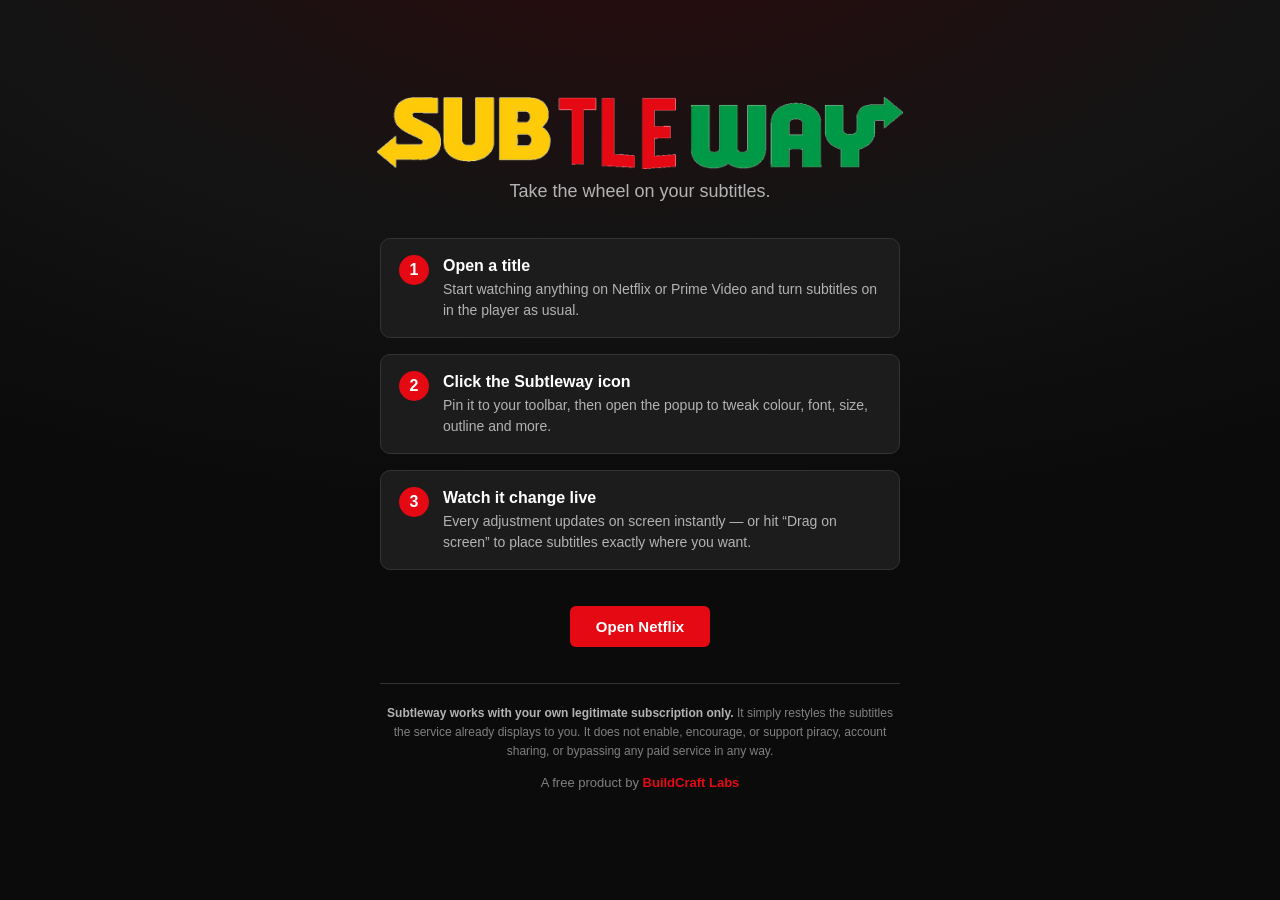
<file: src/popup/welcome.html>
<!DOCTYPE html>
<html lang="en">
<head>
  <meta charset="UTF-8" />
  <meta name="viewport" content="width=device-width, initial-scale=1.0" />
  <title>Welcome to Subtleway</title>
  <style>
    :root { --nf-red:#e50914; --sub-green:#00963b; --sub-gold:#ffc600; }
    * { box-sizing: border-box; }
    body {
      margin: 0; min-height: 100vh;
      background: radial-gradient(1200px 600px at 50% -10%, #2a0a0d 0%, #141414 55%, #0b0b0b 100%);
      color: #fff;
      font-family: "Netflix Sans","Helvetica Neue",Helvetica,Arial,sans-serif;
      display: flex; align-items: center; justify-content: center; padding: 40px 20px;
    }
    .wrap { max-width: 640px; width: 100%; text-align: center; }
    .brand { font-size: 64px; font-weight: 800; letter-spacing: -1px; line-height: 1; margin-bottom: 8px; }
    .brand .sub, .brand .way {
      font-family: "Trebuchet MS","Segoe UI",system-ui,sans-serif; font-weight: 800;
    }
    .brand .sub { color: var(--sub-green); }
    .brand .way { color: var(--sub-gold); }
    .brand .tle {
      color: var(--nf-red);
      font-family: "Arial Narrow","Bebas Neue","Roboto Condensed",sans-serif;
      text-transform: lowercase; letter-spacing: 1px;
    }
    .tagline { color: #b3b3b3; font-size: 18px; margin: 0 0 36px; }
    .steps { text-align: left; display: grid; gap: 16px; margin: 0 auto 36px; max-width: 520px; }
    .step {
      background: #1c1c1c; border: 1px solid #333; border-radius: 10px;
      padding: 16px 18px; display: flex; gap: 14px; align-items: flex-start;
    }
    .step .n {
      flex: 0 0 auto; width: 30px; height: 30px; border-radius: 50%;
      background: var(--nf-red); color: #fff; font-weight: 700;
      display: flex; align-items: center; justify-content: center;
    }
    .step h3 { margin: 2px 0 4px; font-size: 16px; }
    .step p { margin: 0; color: #b3b3b3; font-size: 14px; line-height: 1.5; }
    .pin {
      display: inline-block; background: var(--nf-red); color: #fff; text-decoration: none;
      font-weight: 700; padding: 12px 26px; border-radius: 6px; font-size: 15px;
    }
    .disclaimer {
      margin: 36px auto 0; max-width: 520px; font-size: 12px; color: #808080;
      line-height: 1.6; border-top: 1px solid #333; padding-top: 20px;
    }
    .disclaimer strong { color: #b3b3b3; }
    .credit { margin-top: 14px; color: #808080; font-size: 13px; }
    .credit b { color: var(--nf-red); }
  </style>
</head>
<body>
  <div class="wrap">
    <img class="brand" src="../../assets/logo/wordmark.png" alt="Subtleway" style="height:72px;width:auto;max-width:90%" />
    <p class="tagline">Take the wheel on your subtitles.</p>

    <div class="steps">
      <div class="step">
        <div class="n">1</div>
        <div><h3>Open a title</h3><p>Start watching anything on Netflix or Prime Video and turn subtitles on in the player as usual.</p></div>
      </div>
      <div class="step">
        <div class="n">2</div>
        <div><h3>Click the Subtleway icon</h3><p>Pin it to your toolbar, then open the popup to tweak colour, font, size, outline and more.</p></div>
      </div>
      <div class="step">
        <div class="n">3</div>
        <div><h3>Watch it change live</h3><p>Every adjustment updates on screen instantly — or hit “Drag on screen” to place subtitles exactly where you want.</p></div>
      </div>
    </div>

    <a class="pin" href="https://www.netflix.com" target="_blank" rel="noopener">Open Netflix</a>

    <p class="disclaimer">
      <strong>Subtleway works with your own legitimate subscription only.</strong>
      It simply restyles the subtitles the service already displays to you. It does
      not enable, encourage, or support piracy, account sharing, or bypassing any
      paid service in any way.
    </p>
    <p class="credit">A free product by <b>BuildCraft Labs</b></p>
  </div>
</body>
</html>
</file>
<file: src/popup/popup.css>
/* Subtleway popup — Netflix-inspired dark UI */

:root {
  --nf-red: #e50914;
  --nf-red-hover: #f6121d;
  --sub-green: #00963b;
  --sub-gold: #ffc600;
  --bg: #141414;
  --bg-elev: #1f1f1f;
  --bg-card: #232323;
  --line: #333;
  --text: #ffffff;
  --text-dim: #b3b3b3;
  --text-mute: #808080;
  --radius: 8px;
}

* { box-sizing: border-box; }

html, body {
  margin: 0;
  padding: 0;
  background: var(--bg);
  color: var(--text);
  font-family: "Netflix Sans", "Helvetica Neue", Helvetica, Arial, sans-serif;
  -webkit-font-smoothing: antialiased;
}

body { width: 380px; }

.app { padding: 16px 16px 20px; }

/* ---- Header / brand ---- */
.header {
  display: flex;
  align-items: center;
  justify-content: space-between;
}

.brand-logo {
  height: 26px;
  width: auto;
  display: block;
  user-select: none;
}

.brand {
  font-weight: 800;
  font-size: 30px;
  line-height: 1;
  letter-spacing: -0.5px;
  user-select: none;
}
.brand-sub {
  color: var(--sub-green);
  font-family: "Trebuchet MS", "Segoe UI", system-ui, sans-serif;
  font-weight: 800;
}
.brand-way {
  color: var(--sub-gold);
  font-family: "Trebuchet MS", "Segoe UI", system-ui, sans-serif;
  font-weight: 800;
}
.brand-tle {
  color: var(--nf-red);
  font-family: "Arial Narrow", "Bebas Neue", "Roboto Condensed", sans-serif;
  font-weight: 700;
  letter-spacing: 0.5px;
  text-transform: lowercase;
  margin: 0 -1px;
}

.tagline {
  margin: 4px 0 12px;
  color: var(--text-mute);
  font-size: 12px;
  letter-spacing: 0.3px;
}

/* ---- Master toggle ---- */
.master-toggle { position: relative; display: inline-block; cursor: pointer; }
.master-toggle input { position: absolute; opacity: 0; width: 0; height: 0; }
.switch {
  display: block;
  width: 46px;
  height: 26px;
  border-radius: 26px;
  background: #4d4d4d;
  transition: background 0.2s;
  position: relative;
}
.switch::after {
  content: "";
  position: absolute;
  top: 3px;
  left: 3px;
  width: 20px;
  height: 20px;
  border-radius: 50%;
  background: #fff;
  transition: transform 0.2s;
}
.master-toggle input:checked + .switch { background: var(--nf-red); }
.master-toggle input:checked + .switch::after { transform: translateX(20px); }

/* ---- Status ---- */
.status {
  display: flex;
  align-items: center;
  gap: 8px;
  font-size: 12px;
  color: var(--text-dim);
  background: var(--bg-elev);
  border: 1px solid var(--line);
  border-radius: var(--radius);
  padding: 8px 10px;
  margin-bottom: 12px;
}
.dot {
  width: 8px; height: 8px; border-radius: 50%;
  background: var(--text-mute); flex: 0 0 auto;
}
.dot.on { background: #46d369; box-shadow: 0 0 8px #46d369; }
.dot.off { background: var(--nf-red); }

/* ---- Live preview ---- */
.preview {
  position: relative;
  background:
    linear-gradient(rgba(0,0,0,0.55), rgba(0,0,0,0.75)),
    repeating-linear-gradient(45deg, #2a2a2a 0 12px, #262626 12px 24px);
  border-radius: var(--radius);
  min-height: 96px;
  display: flex;
  align-items: flex-end;
  justify-content: center;
  padding: 14px;
  margin-bottom: 14px;
  overflow: hidden;
}
.preview-label {
  position: absolute;
  top: 8px; left: 10px;
  font-size: 9px;
  letter-spacing: 1.5px;
  color: var(--text-mute);
  font-weight: 700;
}
.preview-caption { text-align: center; }
.preview-caption span { display: inline; }

/* ---- Cards ---- */
.card {
  background: var(--bg-card);
  border: 1px solid var(--line);
  border-radius: var(--radius);
  padding: 12px;
  margin-bottom: 12px;
}
.card-head {
  display: flex;
  align-items: baseline;
  justify-content: space-between;
  margin-bottom: 10px;
}
.card-head h2 {
  margin: 0;
  font-size: 12px;
  letter-spacing: 1px;
  text-transform: uppercase;
  color: var(--text-dim);
  font-weight: 700;
}
.card-note { font-size: 11px; color: var(--text-mute); }

/* ---- Rows / controls ---- */
.row {
  display: flex;
  align-items: center;
  justify-content: space-between;
  gap: 10px;
  margin-bottom: 10px;
}
.row:last-child { margin-bottom: 0; }
.row label {
  font-size: 13px;
  color: var(--text);
  flex: 0 0 auto;
}
.row.slider { flex-direction: column; align-items: stretch; gap: 6px; }
.row.slider label {
  display: flex; justify-content: space-between;
  color: var(--text-dim); font-size: 12px;
}
.row.slider label b { color: #fff; font-weight: 600; }

.control-select {
  flex: 1 1 auto;
  max-width: 62%;
  background: var(--bg-elev);
  color: #fff;
  border: 1px solid var(--line);
  border-radius: 6px;
  padding: 7px 8px;
  font-size: 13px;
}
#trackSelect { max-width: 100%; }

/* Colour inputs */
.color-wrap {
  width: 44px; height: 28px;
  border-radius: 6px;
  overflow: hidden;
  border: 1px solid var(--line);
}
input[type="color"] {
  width: 150%; height: 150%;
  margin: -8px 0 0 -8px;
  background: none; border: none; padding: 0; cursor: pointer;
}

/* Range sliders */
input[type="range"] {
  -webkit-appearance: none;
  width: 100%;
  height: 4px;
  border-radius: 4px;
  background: #4d4d4d;
  outline: none;
}
input[type="range"]::-webkit-slider-thumb {
  -webkit-appearance: none;
  width: 16px; height: 16px;
  border-radius: 50%;
  background: var(--nf-red);
  cursor: pointer;
  box-shadow: 0 0 0 3px rgba(229,9,20,0.25);
}

/* Chips (bold/italic/uppercase) */
.chips { display: flex; gap: 8px; }
.chip {
  flex: 1;
  background: var(--bg-elev);
  color: var(--text-dim);
  border: 1px solid var(--line);
  border-radius: 6px;
  padding: 8px 0;
  font-size: 14px;
  cursor: pointer;
  transition: all 0.15s;
}
.chip:hover { border-color: #555; }
.chip.active {
  background: var(--nf-red);
  color: #fff;
  border-color: var(--nf-red);
}

/* Presets */
.presets { display: flex; flex-wrap: wrap; gap: 8px; }
.preset {
  flex: 1 1 calc(33% - 8px);
  min-width: 88px;
  border: 1px solid var(--line);
  border-radius: 6px;
  padding: 10px 6px;
  cursor: pointer;
  background: #000;
  text-align: center;
  font-size: 12px;
  transition: transform 0.12s, border-color 0.12s;
}
.preset:hover { transform: translateY(-2px); border-color: var(--nf-red); }
.preset span { display: inline-block; }

/* Buttons */
.btn {
  border: none;
  border-radius: 6px;
  padding: 10px 12px;
  font-size: 13px;
  font-weight: 600;
  cursor: pointer;
}
.btn-row { display: flex; gap: 8px; margin-top: 4px; }
.btn.ghost {
  flex: 1;
  background: var(--bg-elev);
  color: #fff;
  border: 1px solid var(--line);
}
.btn.ghost:hover { border-color: #666; }
.btn.ghost.active { background: var(--nf-red); border-color: var(--nf-red); }
.btn.danger-ghost {
  width: 100%;
  background: transparent;
  color: var(--text-mute);
  border: 1px solid var(--line);
}
.btn.danger-ghost:hover { color: var(--nf-red); border-color: var(--nf-red); }

/* Footer */
.footer { margin-top: 16px; }
.disclaimer {
  font-size: 10.5px;
  line-height: 1.5;
  color: var(--text-mute);
  border-top: 1px solid var(--line);
  padding-top: 12px;
  margin: 0 0 8px;
}
.disclaimer strong { color: var(--text-dim); }
.credit {
  text-align: center;
  font-size: 11px;
  color: var(--text-mute);
  margin: 0;
}
.credit .bc { color: var(--nf-red); font-weight: 700; letter-spacing: 0.3px; }

/* Disabled state dims everything except the master toggle + status */
.app.disabled .preview,
.app.disabled .card,
.app.disabled .btn.danger-ghost {
  opacity: 0.4;
  pointer-events: none;
}
</file>
